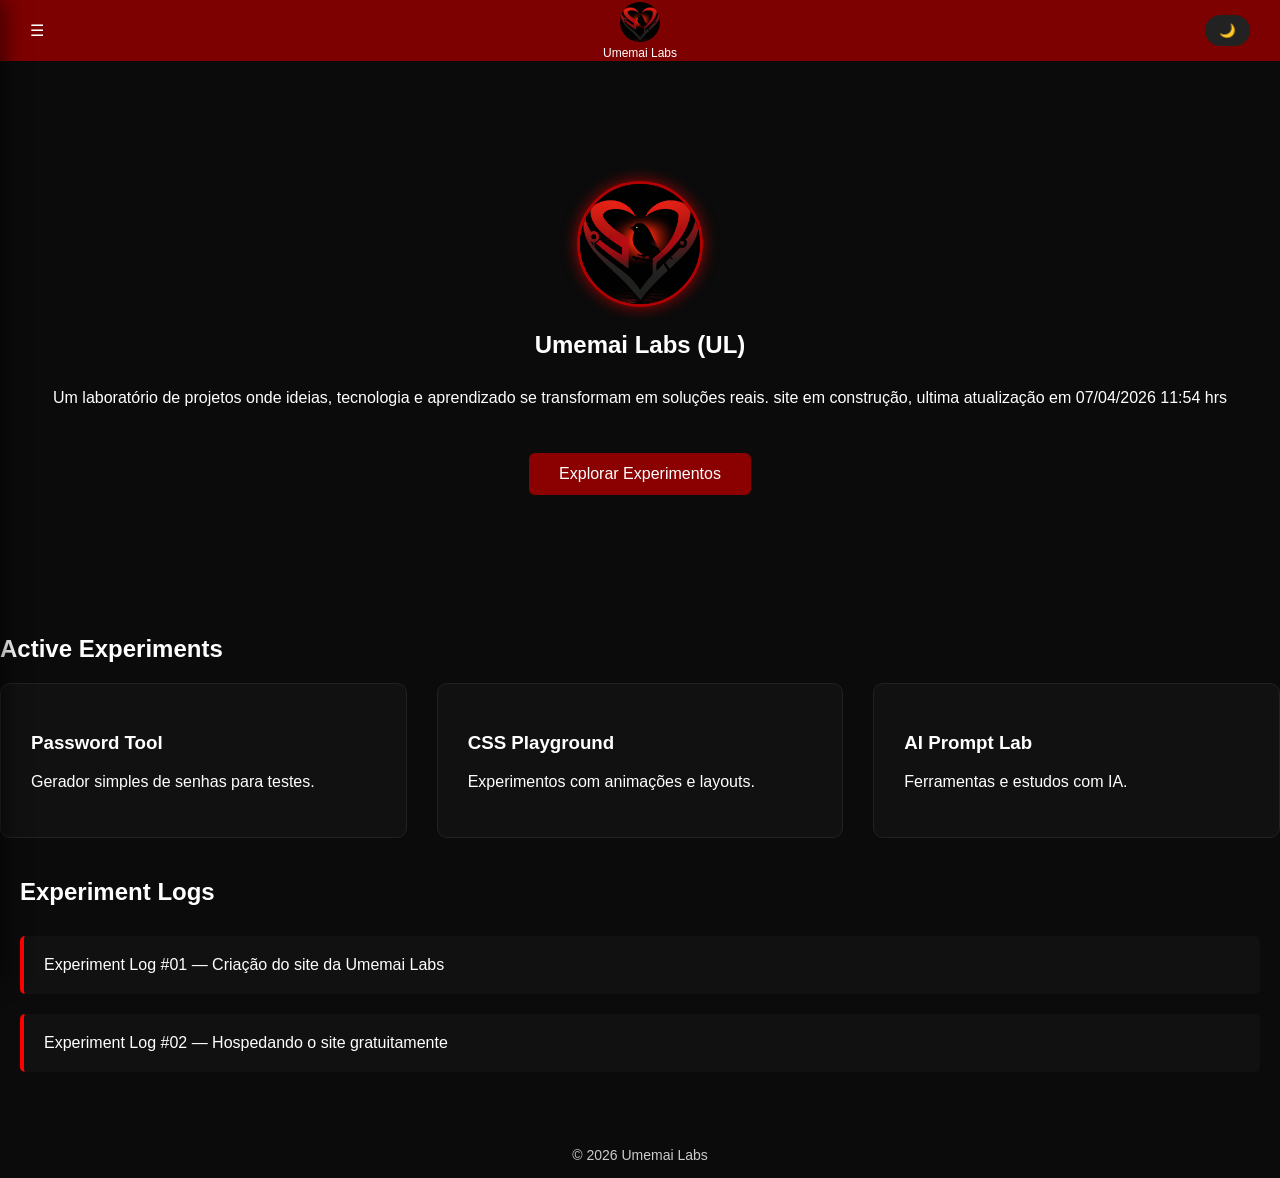
<file: index.html>
<!DOCTYPE html>
<html lang="pt-BR">

<head>
<meta charset="UTF-8">
<meta name="viewport" content="width=device-width, initial-scale=1.0">

<title>Umemai Labs</title>

<link rel="stylesheet" href="./style.css">
</head>

<body>

<header class="navbar">

<div class="nav-left" onclick="toggleMenu()">
☰
</div>

<div class="nav-logo">
<img src="assets/logo.png" class="logo-img" alt="Logo Umemai Labs">
<span class="logo-text">Umemai Labs</span>
</div>

<div class="nav-right">

<button id="themeToggle">🌙</button>
</div>

</header>

<!-- SIDEBAR -->
<nav id="sidebar">

<button class="close-btn" onclick="toggleMenu()">✖</button>

<ul>
<li><a href="#">Home</a></li>
<li><a href="#experiments">Experiments</a></li>
<li><a href="#logs">Logs</a></li>
<li><a href="#">Open Code</a></li>
<li><a href="#">About</a></li>
</ul>

</nav>

<!-- OVERLAY (IMPORTANTE: só um!) -->
<div id="overlay" onclick="toggleMenu()"></div>


<!-- HERO -->
<section class="hero">

<img src="assets/logo.png" class="hero-logo" alt="Logo Umemai Labs">

<h1>Umemai Labs (UL)</h1>
<p>
Um laboratório de projetos onde ideias, tecnologia e aprendizado se transformam em soluções reais. site em construção, ultima atualização em 07/04/2026 11:54 hrs
</p>

<a class="primary-btn" href="#experiments">Explorar Experimentos</a>

</section>


<!-- EXPERIMENTOS -->
<section class="section" id="experiments">

<h2>Active Experiments</h2>

<div class="grid">

<div class="card">
<h3>Password Tool</h3>
<p>Gerador simples de senhas para testes.</p>
</div>

<div class="card">
<h3>CSS Playground</h3>
<p>Experimentos com animações e layouts.</p>
</div>

<div class="card">
<h3>AI Prompt Lab</h3>
<p>Ferramentas e estudos com IA.</p>
</div>

</div>

</section>


<!-- LOGS -->
<section class="section" id="logs">

<div class="container">
  <h1>Experiment Logs</h1>

 <div class="logs">

  <a href="log1.html" class="log">
    Experiment Log #01 — Criação do site da Umemai Labs
  </a>

  <a href="log2.html" class="log">
    Experiment Log #02 — Hospedando o site gratuitamente
  </a>

</div>
</div>

<footer>
  <p>© 2026 Umemai Labs</p>
</footer>

<script src="./script.js" defer></script>

</body>
</html>
</file>
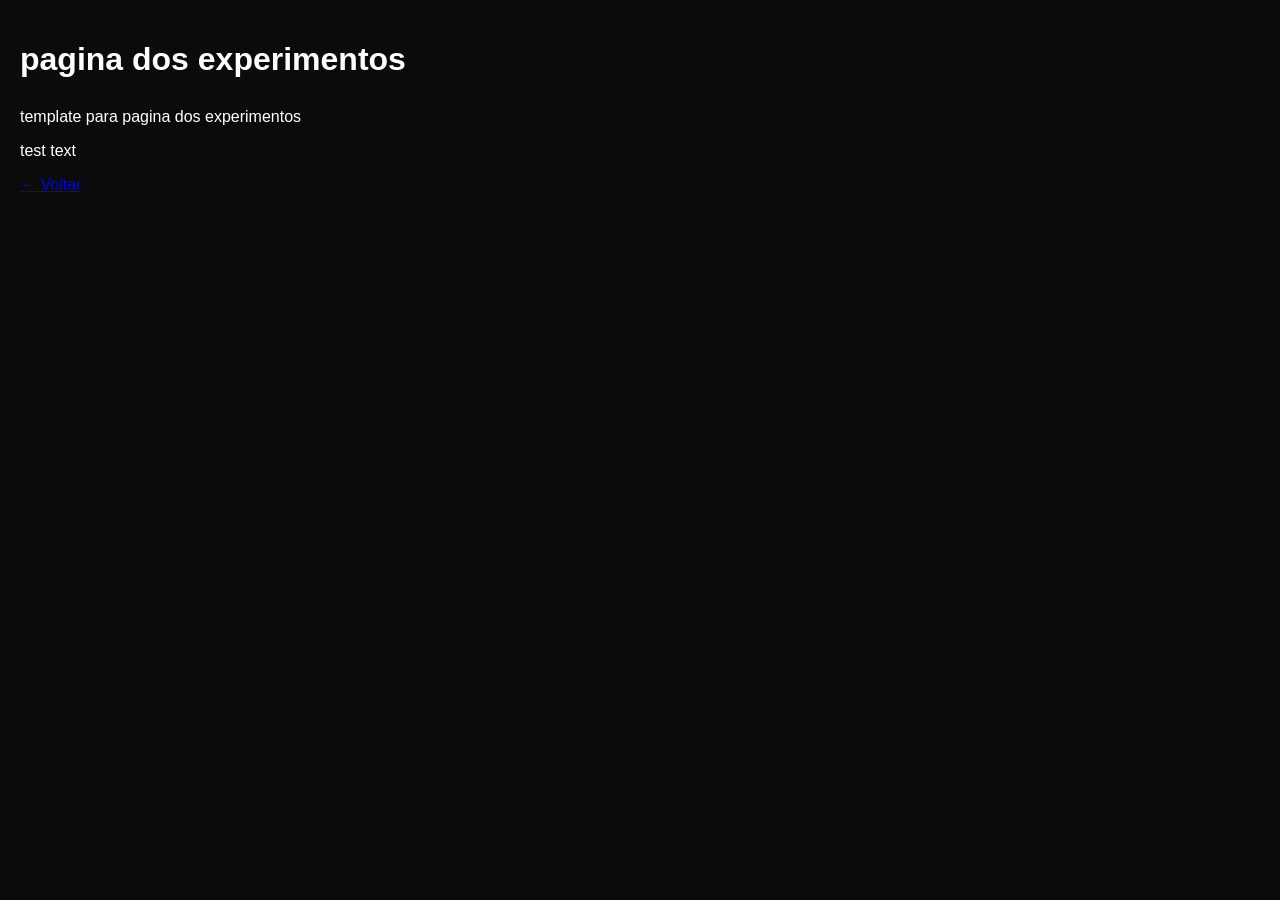
<file: experiments.html>
<!DOCTYPE html>
<html lang="pt-BR">
<head>
  <meta charset="UTF-8">
  <title>Experiments</title>
  <link rel="stylesheet" href="style.css">
</head>

<body>

<div class="container">
  <h1>pagina dos experimentos</h1>

  <p>
    template para pagina dos experimentos
  </p>

  <p>
    test text
  </p>

  <a href="index.html">← Voltar</a>
</div>

</body>
</html>
</file>
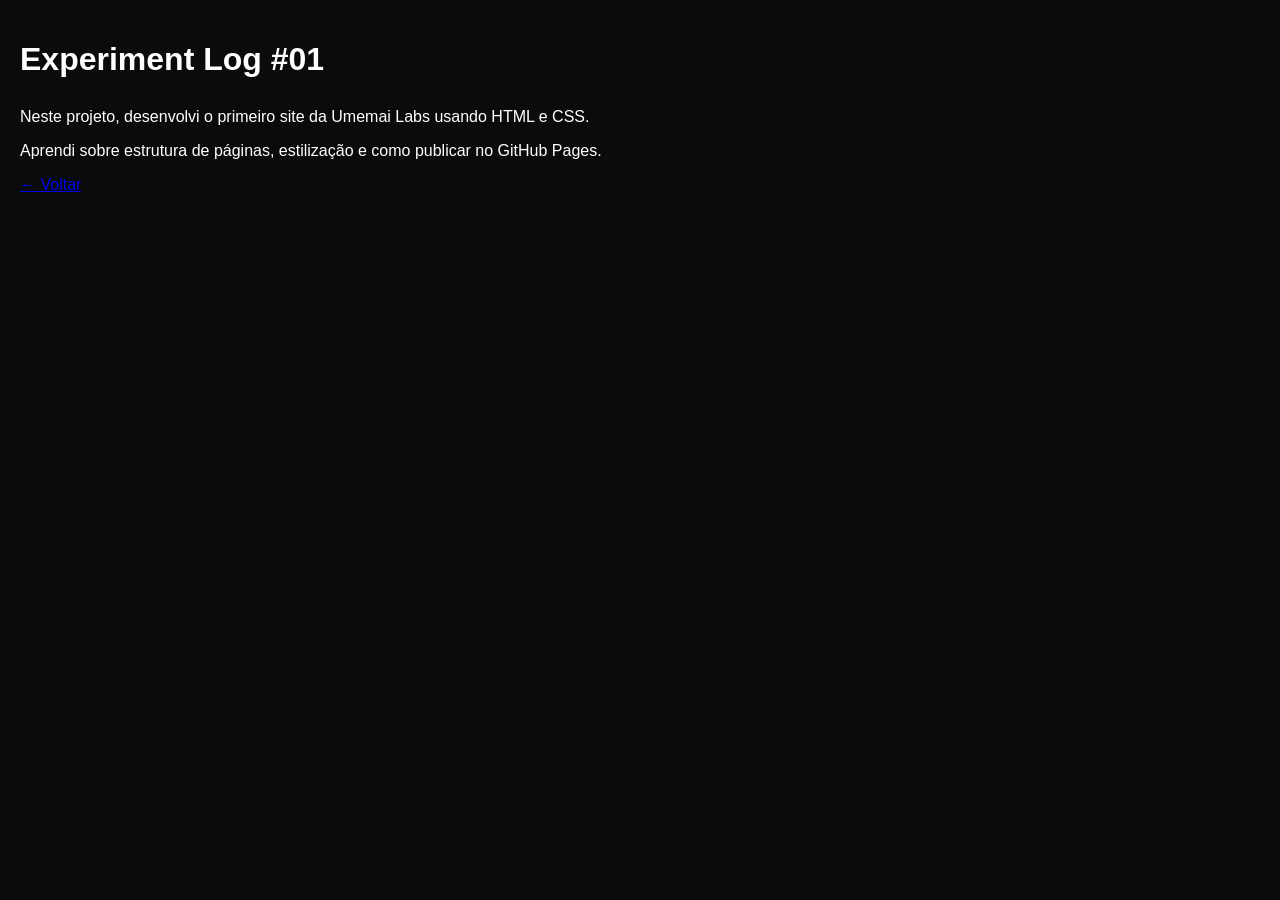
<file: log1.html>
<!DOCTYPE html>
<html lang="pt-BR">
<head>
  <meta charset="UTF-8">
  <title>Log #01</title>
  <link rel="stylesheet" href="style.css">
</head>

<body>

<div class="container">
  <h1>Experiment Log #01</h1>

  <p>
    Neste projeto, desenvolvi o primeiro site da Umemai Labs usando HTML e CSS.
  </p>

  <p>
    Aprendi sobre estrutura de páginas, estilização e como publicar no GitHub Pages.
  </p>

  <a href="index.html">← Voltar</a>
</div>

</body>
</html>
</file>
<file: style.css>
body {
  background-color: #0b0b0b;
  color: white;
  font-family: Arial, sans-serif;
  margin: 0;

  /* 🔥 garante que nada “vaze” atrás */
  min-height: 100vh;
  display: flex;
  flex-direction: column;
}
.container {
  padding: 20px;
  flex: 1;
}

/* Título */
h1 {
  margin-bottom: 30px;
}

/* Container dos logs */
.logs {
  display: flex;
  flex-direction: column;
  gap: 20px;
}

/* Cada log */
.log {
  background-color: #111;
  padding: 20px;
  border-left: 4px solid red;
  border-radius: 5px;
  transition: 0.2s;

  /* 🔥 adiciona isso */
  text-decoration: none;
  color: white;
  display: block;
}

/* Efeito ao passar o mouse */
.log:hover {
  background-color: #1a1a1a;
}

/* NAVBAR */
.navbar{
  display:flex;
  justify-content:space-between;
  align-items:center;
  padding:15px 30px;
  background:rgba(139,0,0,0.9);
  backdrop-filter:blur(6px);
  position:sticky;
  top:0;
  z-index:20;
}

.nav-logo{
  position:absolute;
  left:50%;
  transform:translateX(-50%);
  display:flex;
  flex-direction:column;
  align-items:center;
}

.logo-img{
  width:40px;
  height:40px;
  border-radius:50%;
}

.logo-text{
  font-size:12px;
  margin-top:4px;
}

.nav-right{
  display:flex;
  align-items:center;
  gap:10px;
}

/* BOTÃO TEMA */
#themeToggle{
  background:#222;
  border:none;
  padding:8px 14px;
  border-radius:20px;
  color:white;
  cursor:pointer;
  transition:0.2s;
}

#themeToggle:hover{
  background:#333;
}

/* HERO */
.hero{
  text-align:center;
  padding:120px 20px;
}

.hero-logo{
  width:120px;
  height:120px;
  border-radius:50%;
  border:3px solid #b30000;
  box-shadow:0 0 15px rgba(255,0,0,0.6);
}

/* BOTÃO */
.primary-btn{
  display:inline-block;
  margin-top:30px;
  padding:12px 30px;
  background:#8B0000;
  border-radius:6px;
  color:white;
  text-decoration:none;
  transition:0.2s;
}

.primary-btn:hover{
  transform:scale(1.05);
  box-shadow:0 0 15px rgba(255,0,0,0.5);
}

/* GRID */
.grid{
  display:grid;
  grid-template-columns:repeat(auto-fit,minmax(250px,1fr));
  gap:30px;
}

/* CARD */
.card{
  background:#111;
  padding:30px;
  border-radius:10px;
  border:1px solid #222;
  transition:0.3s;
}

.card:hover{
  transform:translateY(-6px);
  box-shadow:0 0 20px rgba(139,0,0,0.5);
}

/* SIDEBAR */
#sidebar{
  position:fixed;
  left:-220px;
  top:0;
  width:220px;
  height:100%;
  background:#111;
  padding-top:80px;
  transition:0.35s ease;
  z-index:50;
  box-shadow:5px 0 20px rgba(0,0,0,0.5);
}

#sidebar.open{
  left:0;
}

#sidebar ul{
  list-style:none;
  padding:0;
  margin:0;
}

#sidebar a{
  color:white;
  text-decoration:none;
  display:block;
  padding:15px 30px;
  transition:0.2s;
}

#sidebar a:hover{
  background:#222;
}

/* BOTÃO FECHAR */
.close-btn{
  position:absolute;
  top:15px;
  right:15px;
  background:none;
  border:none;
  color:white;
  font-size:22px;
  cursor:pointer;
}

/* OVERLAY */
#overlay{
  position:fixed;
  top:0;
  left:0;
  width:100%;
  height:100%;
  background:rgba(0,0,0,0.6);
  opacity:0;
  pointer-events:none;
  transition:0.3s;
  z-index:40;
}

#overlay.active{
  opacity:1;
  pointer-events:auto;
}

/* MODO CLARO */
.light{
  background-color:#F5F5F5;
  color:#111;

  /* remove a grade */
  background-image:none;
}

/* ELEMENTOS NO MODO CLARO */
.light .card{
  background:white;
  border:1px solid #ddd;
}

.light #sidebar{
  background:#fff;
}

.light #sidebar a{
  color:#111;
}

.light #sidebar a:hover{
  background:#eee;
}

.light .navbar{
  background:rgba(200,200,200,0.9);
}

footer {
  background-color: #0b0b0b;
  padding: 15px 0;
  text-align: center;
  margin-top: 40px;
}

footer p {
  margin: 0;
  color: #ccc;
  font-size: 14px;
}
</file>
